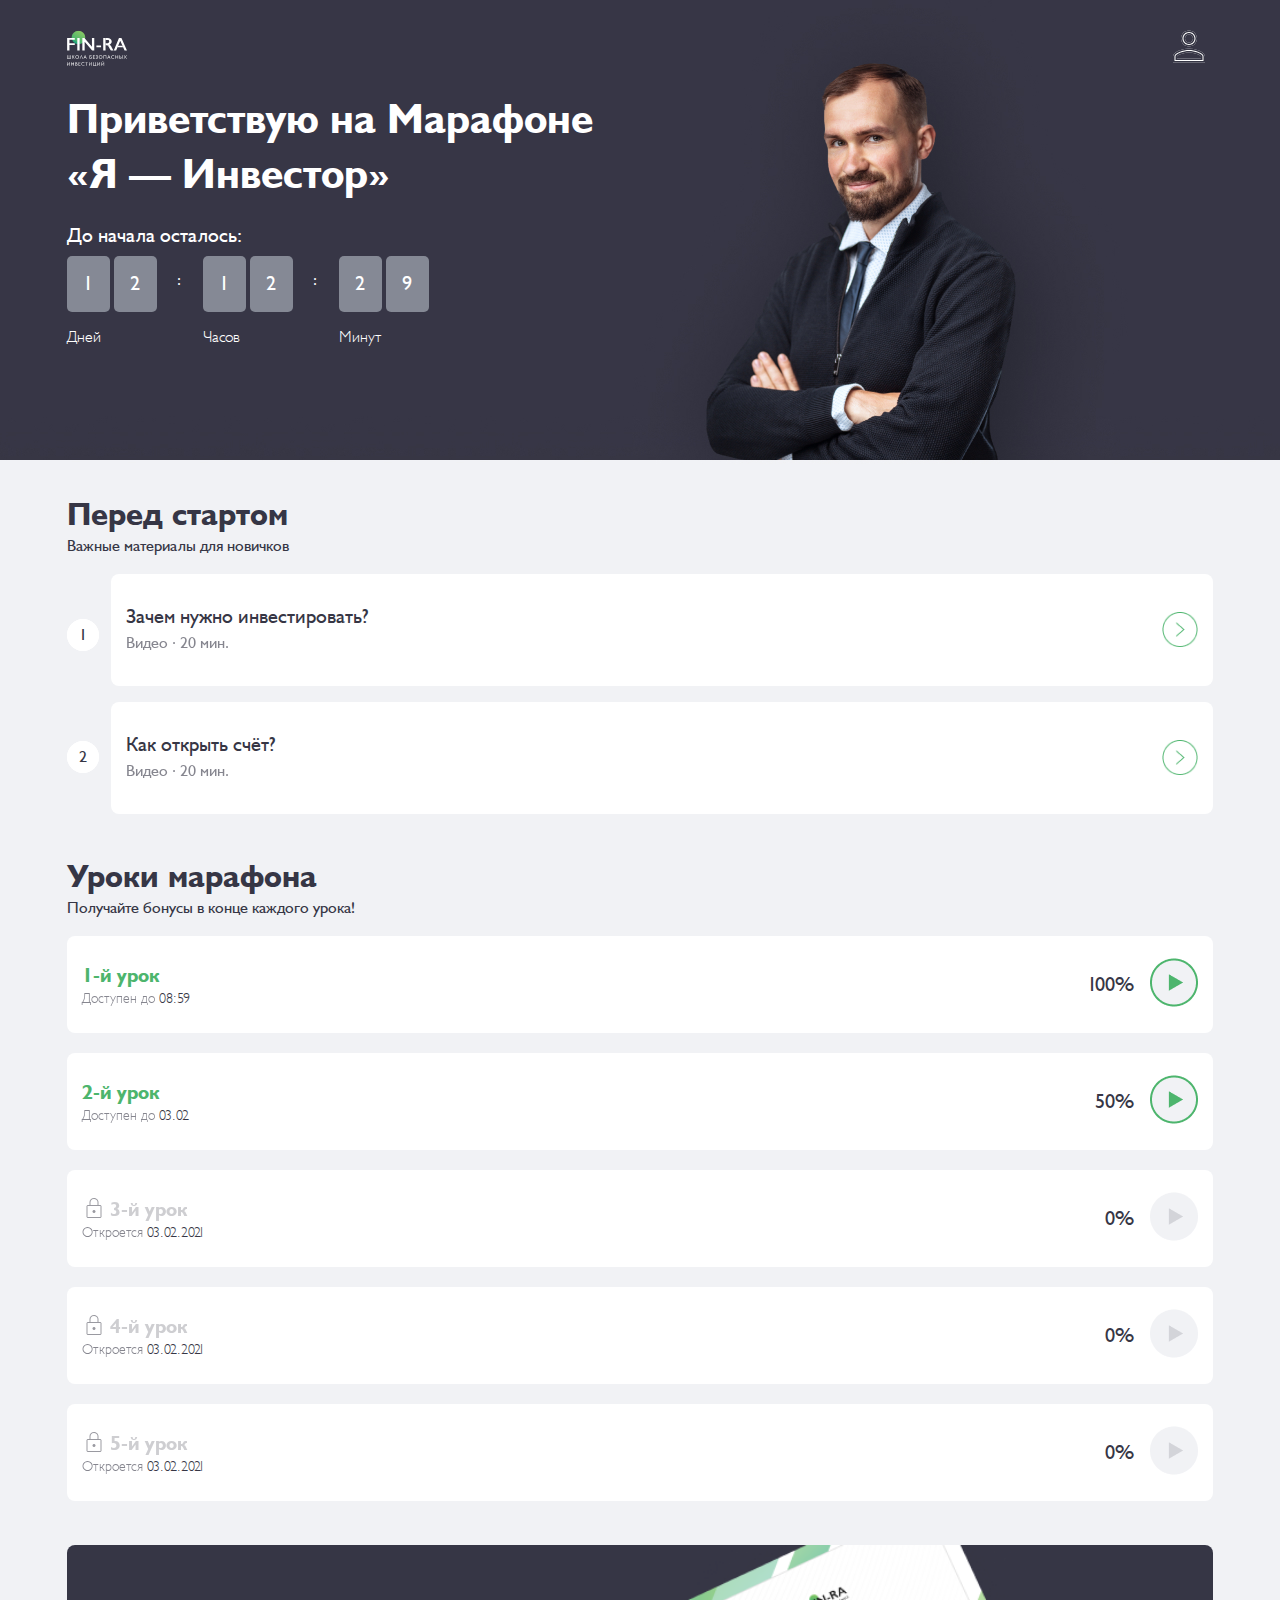
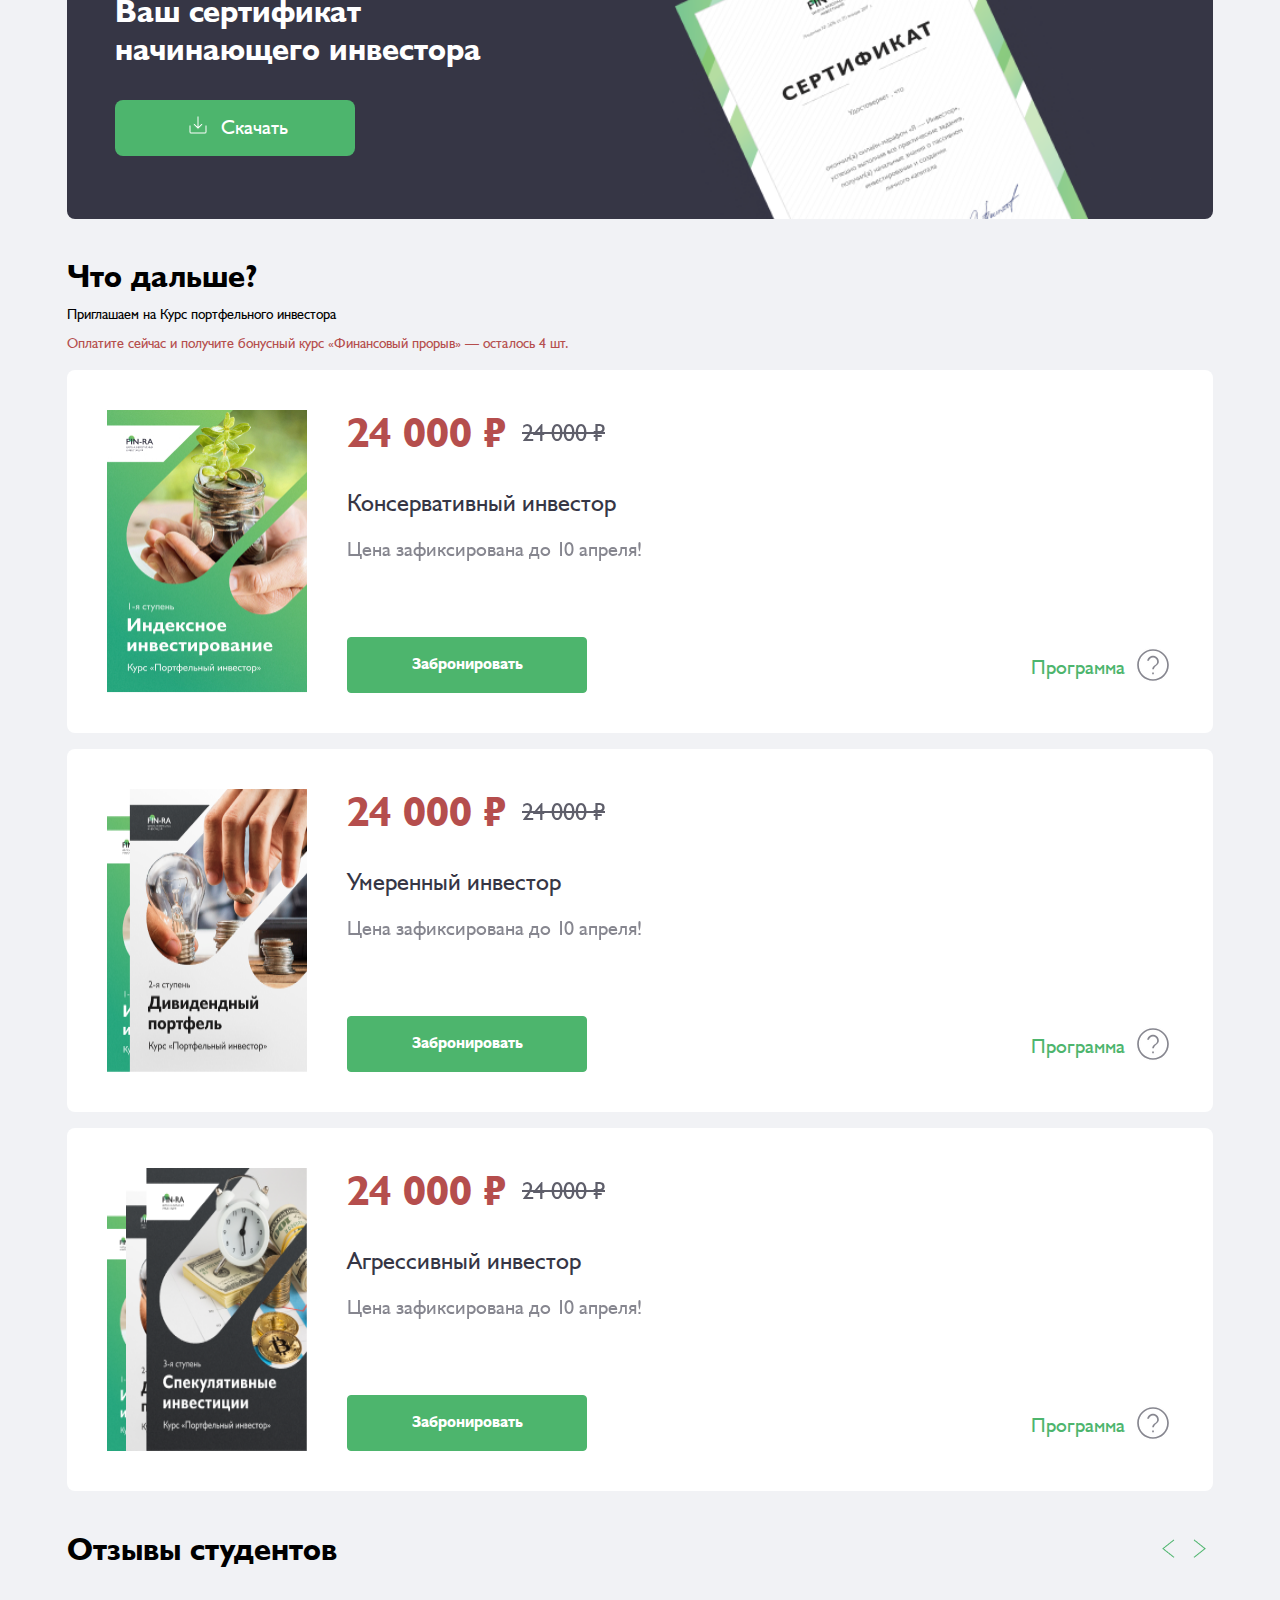
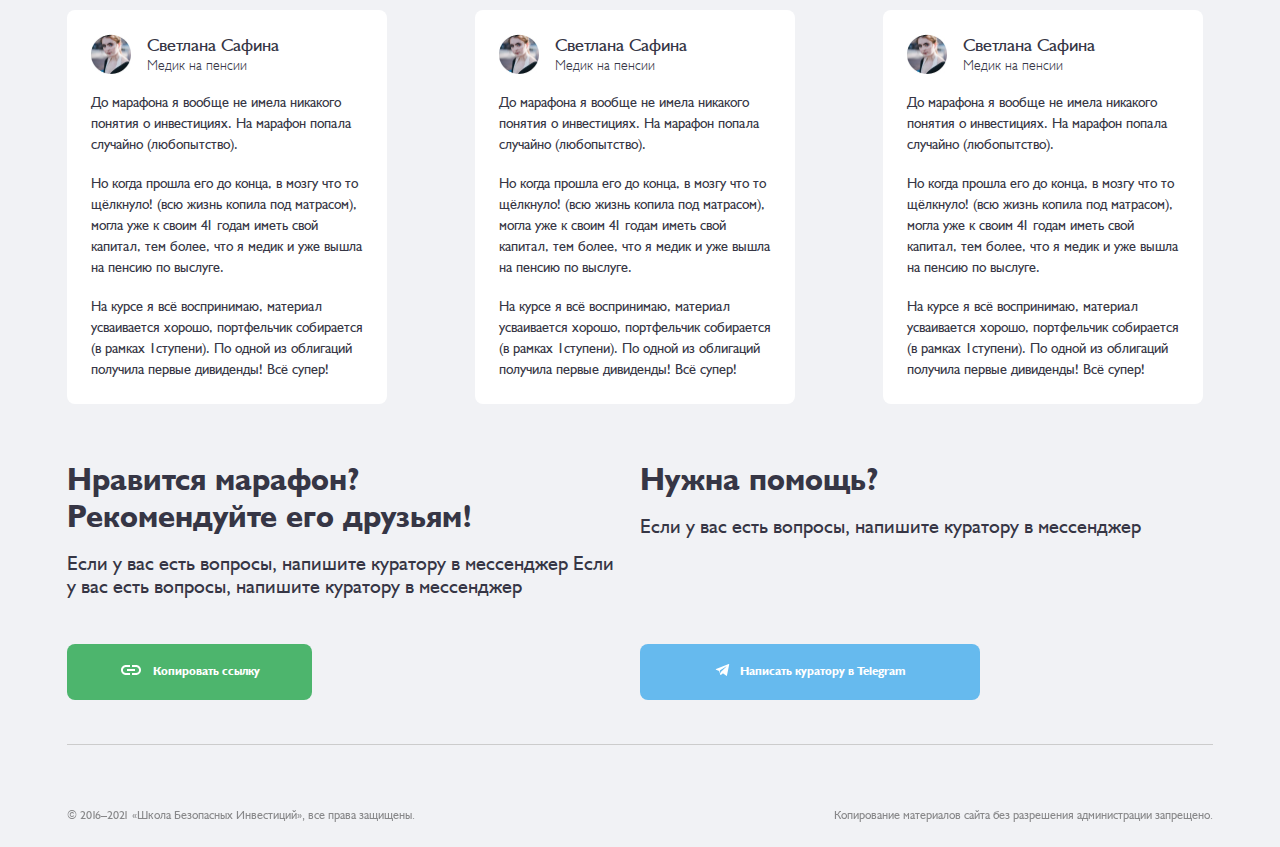
<file: index.html>
<!DOCTYPE html>
<html lang="en">
<head>
    <meta charset="UTF-8">
    <meta name="viewport" content="width=device-width, initial-scale=1.0">
    <title>Marathon</title>
    <link rel="stylesheet" href="/css/normalize.css">
    <link rel="stylesheet" href="/css/style.css">
</head>

<body>
  <header class="header">
  <div class="container">
    <div class="header-inner">
      <img src="/img/Logo.svg" alt="Logo" class="logo">
      <a href="/Profile.html"><img src="/img/personal-icon.svg" alt="personal-icon" class="personal-icon"></a>
    </div>
  </div>
    </header>

  <section class="hero">
    <div class="container">
      <div class="hero__main">
          <h1 class="hero__banner-heading">
            Приветствую <br class="hero__banner-br"> на Марафоне <br>&#171;Я &mdash; Инвестор&#187;
          </h1>
          <div class="hero-timer">
              <h3 class="hero-timer-heading">До начала осталось:</h3>
              <div class="hero-timer-container">

                <div class="hero-timer-days">
                  <div class="hero-timer-numeral-block">
                    <span class="hero-timer-numeral">1</span>
                    <span class="hero-timer-numeral">2</span>
                  </div>
                  <div class="hero-timer-day-subtitle">Дней</div>
                </div>
                <div class="hero-timer-day-separator">:</div>

                <div class="hero-timer-days">
                  <div class="hero-timer-numeral-block">
                    <span class="hero-timer-numeral">1</span>
                    <span class="hero-timer-numeral">2</span>
                  </div>
                  <div class="hero-timer-day-subtitle">Часов</div>
                </div>

                <div class="hero-timer-day-separator">:</div>

                <div class="hero-timer-days">
                  <div class="hero-timer-numeral-block">
                    <span class="hero-timer-numeral">2</span>
                    <span class="hero-timer-numeral">9</span>
                  </div>
                  <div class="hero-timer-day-subtitle">Минут</div>
                </div>
            </div>
           </div>
        </div>
    </div>
  </section>


<div class="container">
  <section class="section-before">
    <h2 class="section-before-heading">
      Перед стартом
    </h2>
    <p class="section-before-description">
      Важные материалы для новичков
    </p>
    <div class="section-before-materials">
      <div>
        <ul class="section-before-materials-left">
          <li class="section-before-materials-left-item">1</li>
          <li class="section-before-materials-left-item">2</li>
        </ul>
      </div>
      <div class="section-before-materials-right">
        <ul class="section-before-materials-right-list">
          <li class="section-before-materials-right-item">
            <div class="section-before-materials-right-heading">
              <p>Зачем нужно инвестировать?</p>
              <p class="section-before-materials-description">Видео · 20 мин.</p>
            </div>
            <div class="section-before-materials-right-btn"><a href="#" class="next round"><img src="/img/Frame 1188.png"></a></div>
          </li>
          <li class="section-before-materials-right-item">
            <div class="section-before-materials-right-heading">
              <p>Как открыть счёт?</p>
              <p class="section-before-materials-description">Видео · 20 мин.</p>
            </div>
            <div class="section-before-materials-right-btn"><a href="#" class="next round"><img src="/img/Frame 1188.png"></a></div>
          </li>
        </ul>
      </div>
    </div>
  </section>


  <section class="section-lessons">
    <h2 class="section-lessons-heading">
      Уроки марафона
    </h2>
    <p class="section-before-description">
      Получайте бонусы в конце каждого урока!
    </p>
    <div class="section-lessons-materials">
        <ul class="section-lessons-materials-list">
          <li class="section-lessons-materials-item">
            <div>
              <a href="/Lesson.html"><p class="section-lessons-materials-heading">1-й урок</p></a>
              <p class="section-lessons-materials-description"><span style="opacity:60%">Доступен до </span> 08:59</p>
            </div>
            <div  class="section-lessons-materials-download">
              <div>
                <p class="section-lessons-materials-process">100%</p>
              </div>
              <div class="section-lessons-materials-btn"><a href="#" class="next round"><img src="/img/Frame 781.png"></a></div>
              </div>
          </li>
          <li class="section-lessons-materials-item">
            <div>
              <p class="section-lessons-materials-heading">2-й урок</p>
              <p class="section-lessons-materials-description"><span style="opacity:60%">Доступен до </span> 03.02</p>
            </div>
            <div  class="section-lessons-materials-download">
              <div>
                <p class="section-lessons-materials-process">50%</p>
              </div>
              <div class="section-lessons-materials-btn"><a href="#" class="next round"><img src="/img/Frame 781.png"></a></div>
              </div>
          </li>
          <li class="section-lessons-materials-item">
            <div>
              <div class="section-lessons-unavailable">
                <span><img src="/img/lock_24px 3.png" alt="available-img"></span>
                <p class="section-lessons-materials-heading-unavailable">3-й урок</p>
              </div>
              <p class="section-lessons-materials-description"><span style="opacity:60%"> Откроется </span> 03.02.2021</p>
            </div>
            <div  class="section-lessons-materials-download">
              <div>
                <p class="section-lessons-materials-process">0%</p>
              </div>
              <div class="section-lessons-materials-btn"><a href="#" class="next round"><img src="/img/Frame 783.png"></a></div>
              </div>
          </li>
          <li class="section-lessons-materials-item">
            <div>
              <div class="section-lessons-unavailable">
                <span><img src="/img/lock_24px 3.png" alt="available-img"></span>
                <p class="section-lessons-materials-heading-unavailable">4-й урок</p>
              </div>
              <p class="section-lessons-materials-description"><span style="opacity:60%"> Откроется </span> 03.02.2021</p>
            </div>
            <div  class="section-lessons-materials-download">
              <div>
                <p class="section-lessons-materials-process">0%</p>
              </div>
              <div class="section-lessons-materials-btn"><a href="#" class="next round"><img src="/img/Frame 783.png"></a></div>
              </div>
          </li>
          <li class="section-lessons-materials-item">
            <div>
              <div class="section-lessons-unavailable">
                <span><img src="/img/lock_24px 3.png" alt="available-img"></span>
                <p class="section-lessons-materials-heading-unavailable">5-й урок</p>
              </div>
              <p class="section-lessons-materials-description"><span style="opacity:60%"> Откроется </span> 03.02.2021</p>
            </div>
            <div  class="section-lessons-materials-download">
              <div>
                <p class="section-lessons-materials-process">0%</p>
              </div>
              <div class="section-lessons-materials-btn"><a href="#" class="next round"><img src="/img/Frame 783.png"></a></div>
              </div>
          </li>
        </ul>
    </div>
  </section>
  <section class="section-sertificate">
    <h2 class="section-sertificate-heading">
      Ваш сертификат начинающего инвестора
    </h2>
    <button class="section-sertificate-btn">
      <span class="section-sertificate-btn-icon"><img src="/img/save_alt_24px.svg" alt="icon save"></span>
      <p class="section-sertificate-btn-description">Скачать</p>
    </button>
  </section>



  <section class="section-available">
    <h2 class="section-available-heading1">
      Что дальше?
    </h2>
    <p class="section-available-description1">
      Приглашаем на Курс портфельного инвестора
    </p>
    <p class="section-available-description2">
      Оплатите сейчас и получите бонусный курс «Финансовый прорыв» — осталось 4 шт.
    </p>
    <ul class="section-available-list">
        <li class="section-available-list1">
          <div class="section-available-item">
            <div class="section-available-item-left">
              <img src="/img/1-я ступень.jpg" alt="available" class="available-img">
                <div> 
                  <a href="#" class="section-available-left-programm">Программа</a> 
                </div>
            </div>
            <div class="section-available-item-right">
              <div class="section-available-price">
                <div class="section-available-price-main"> 
                  <h2 class="section-available-heading">24 000 ₽ </h2>
                  <p class="section-available-price-strike"><strike>24 000 ₽ </strike></p>
                </div>
                <span class="available-materials-icon"></span> 
              </div>
              <p class="section-available-course">
                Консервативный инвестор
              </p>
              <p class="section-available-description">
                Цена зафиксирована до 10 апреля! 
              </p>
              <button class="btn-aviable">Забронировать</button>
            </div>
          </div>
        </li>

        <li class="section-available-list1">
          <div class="section-available-item">
            <div class="section-available-item-left">
              <img src="/img/Group 371.png" alt="available" class="available-img">
                <div> 
                  <a href="#" class="section-available-left-programm">Программа</a> 
                </div>
            </div>
            <div class="section-available-item-right">
              <div class="section-available-price">
                <div class="section-available-price-main">
                  <h2 class="section-available-heading">24 000 ₽ </h2>
                  <p class="section-available-price-strike"><strike>24 000 ₽ </strike></p>
                </div>
                <span class="available-materials-icon"></span> 
              </div>
              <p class="section-available-course">
                Умеренный инвестор
              </p>
              <p class="section-available-description">
                Цена зафиксирована до 10 апреля! 
              </p>
              <button class="btn-aviable">Забронировать</button>
            </div>
          </div>
        </li>


        <li class="section-available-list1">
          <div class="section-available-item">
            <div class="section-available-item-left">
              <img src="/img/Group 374.png" alt="available" class="available-img">
                <div> 
                  <a href="#" class="section-available-left-programm">Программа</a> 
                </div>
            </div>
            <div class="section-available-item-right">
              <div class="section-available-price">
                <div class="section-available-price-main">
                  <h2 class="section-available-heading">24 000 ₽ </h2>
                  <p class="section-available-price-strike"><strike>24 000 ₽ </strike></p>
                </div>
                <span class="available-materials-icon"></span> 
              </div>
              <p class="section-available-course">
                Агрессивный инвестор
              </p>
              <p class="section-available-description">
                Цена зафиксирована до 10 апреля! 
              </p>
              <button class="btn-aviable">Забронировать</button>
            </div>
          </div>
        </li>
    </ul>
    </section>

    <section class="section-reviews">
      <div class="section-reviews-header">
        <h2>
          Отзывы студентов
        </h2>
        <div>
          <a href="#"><img src="/img/Frame 1147.png" alt="prev-img"></a>
          <a href="#"><img src="/img/Frame 1148.png" alt="next-img"></a>
        </div>
      </div>
      <div class="section-reviews-all">
      <div class="section-reviews-main">
        <div class="section-reviews-profile">
          <img class="section-reviews-photo" src="/img/Ellipse 39.jpg">
          <div class="section-reviews-fullname">
            <p class="section-reviews-name">Светлана Сафина</p>
            <p class="section-reviews-description">Медик на пенсии</p>
          </div>
        </div>
            <p class="section-reviews-text">До марафона я вообще не имела никакого понятия о инвестициях. На марафон попала случайно (любопытство). </p>
            <br>
            <p class="section-reviews-text">Но когда прошла его до конца, в мозгу что то щёлкнуло! (всю жизнь копила под матрасом), могла уже к своим 41 годам иметь свой капитал, тем более, что я медик и уже вышла на пенсию по выслуге.</p>
            <br>
            <p class="section-reviews-text"> На курсе я всё воспринимаю, материал усваивается хорошо, портфельчик собирается (в рамках 1ступени). По одной из облигаций получила первые дивиденды! Всё супер!</p> 
      </div>
      <div class="section-reviews-main section-reviews-main2">
        <div class="section-reviews-profile">
          <img class="section-reviews-photo" src="/img/Ellipse 39.jpg">
          <div class="section-reviews-fullname">
            <p class="section-reviews-name">Светлана Сафина</p>
            <p class="section-reviews-description">Медик на пенсии</p>
          </div>
        </div>
            <p class="section-reviews-text">До марафона я вообще не имела никакого понятия о инвестициях. На марафон попала случайно (любопытство). </p>
            <br>
            <p class="section-reviews-text">Но когда прошла его до конца, в мозгу что то щёлкнуло! (всю жизнь копила под матрасом), могла уже к своим 41 годам иметь свой капитал, тем более, что я медик и уже вышла на пенсию по выслуге.</p>
            <br>
            <p class="section-reviews-text"> На курсе я всё воспринимаю, материал усваивается хорошо, портфельчик собирается (в рамках 1ступени). По одной из облигаций получила первые дивиденды! Всё супер!</p> 
      </div>
      <div class="section-reviews-main section-reviews-main3">
        <div class="section-reviews-profile">
          <img class="section-reviews-photo" src="/img/Ellipse 39.jpg">
          <div class="section-reviews-fullname">
            <p class="section-reviews-name">Светлана Сафина</p>
            <p class="section-reviews-description">Медик на пенсии</p>
          </div>
        </div>
            <p class="section-reviews-text">До марафона я вообще не имела никакого понятия о инвестициях. На марафон попала случайно (любопытство). </p>
            <br>
            <p class="section-reviews-text">Но когда прошла его до конца, в мозгу что то щёлкнуло! (всю жизнь копила под матрасом), могла уже к своим 41 годам иметь свой капитал, тем более, что я медик и уже вышла на пенсию по выслуге.</p>
            <br>
            <p class="section-reviews-text"> На курсе я всё воспринимаю, материал усваивается хорошо, портфельчик собирается (в рамках 1ступени). По одной из облигаций получила первые дивиденды! Всё супер!</p> 
      </div>
    </div>
    </section>

    <section class="section-recommend">
      <div class="section-recommend-item">
          <h2 class="section-recommend-heading">
            Нравится марафон? 
            <br>Рекомендуйте его друзьям!
          </h2>
          <p class="section-recommend-description">
          Если у вас есть вопросы, напишите куратору в мессенджер Если у вас есть вопросы, напишите куратору в мессенджер 
          </p>
          <button class="section-recommend-btn">
            <span> <img class="section-recommend-icon" src="/img/insert_link_24px_outlined.svg"> </span>
            <span>Копировать ссылку</span>
          </button>
      </div>
      <div class="section-recommend-item">
        <h2 class="section-recommend-heading">
          Нужна помощь? 
        </h2>
        <p class="section-recommend-description">
          Если у вас есть вопросы, напишите куратору в мессенджер  
        </p>
        <button class="section-recommend-btn section-recommend-btn-blue">
          <span> <img class="section-recommend-icon" src="/img/XMLID 496.svg"> </span>
          <span>Написать куратору в Telegram</span>
        </button>
    </div>
    </section>


    <footer class="footer">
      <div class="footer-item">
        © 2016–2021 «Школа Безопасных Инвестиций», все права защищены. 
      </div>
      <div class="footer-item">
        Копирование материалов сайта без разрешения администрации запрещено. 
      </div>
    </footer>
</div>
</body>
</html>
</file>
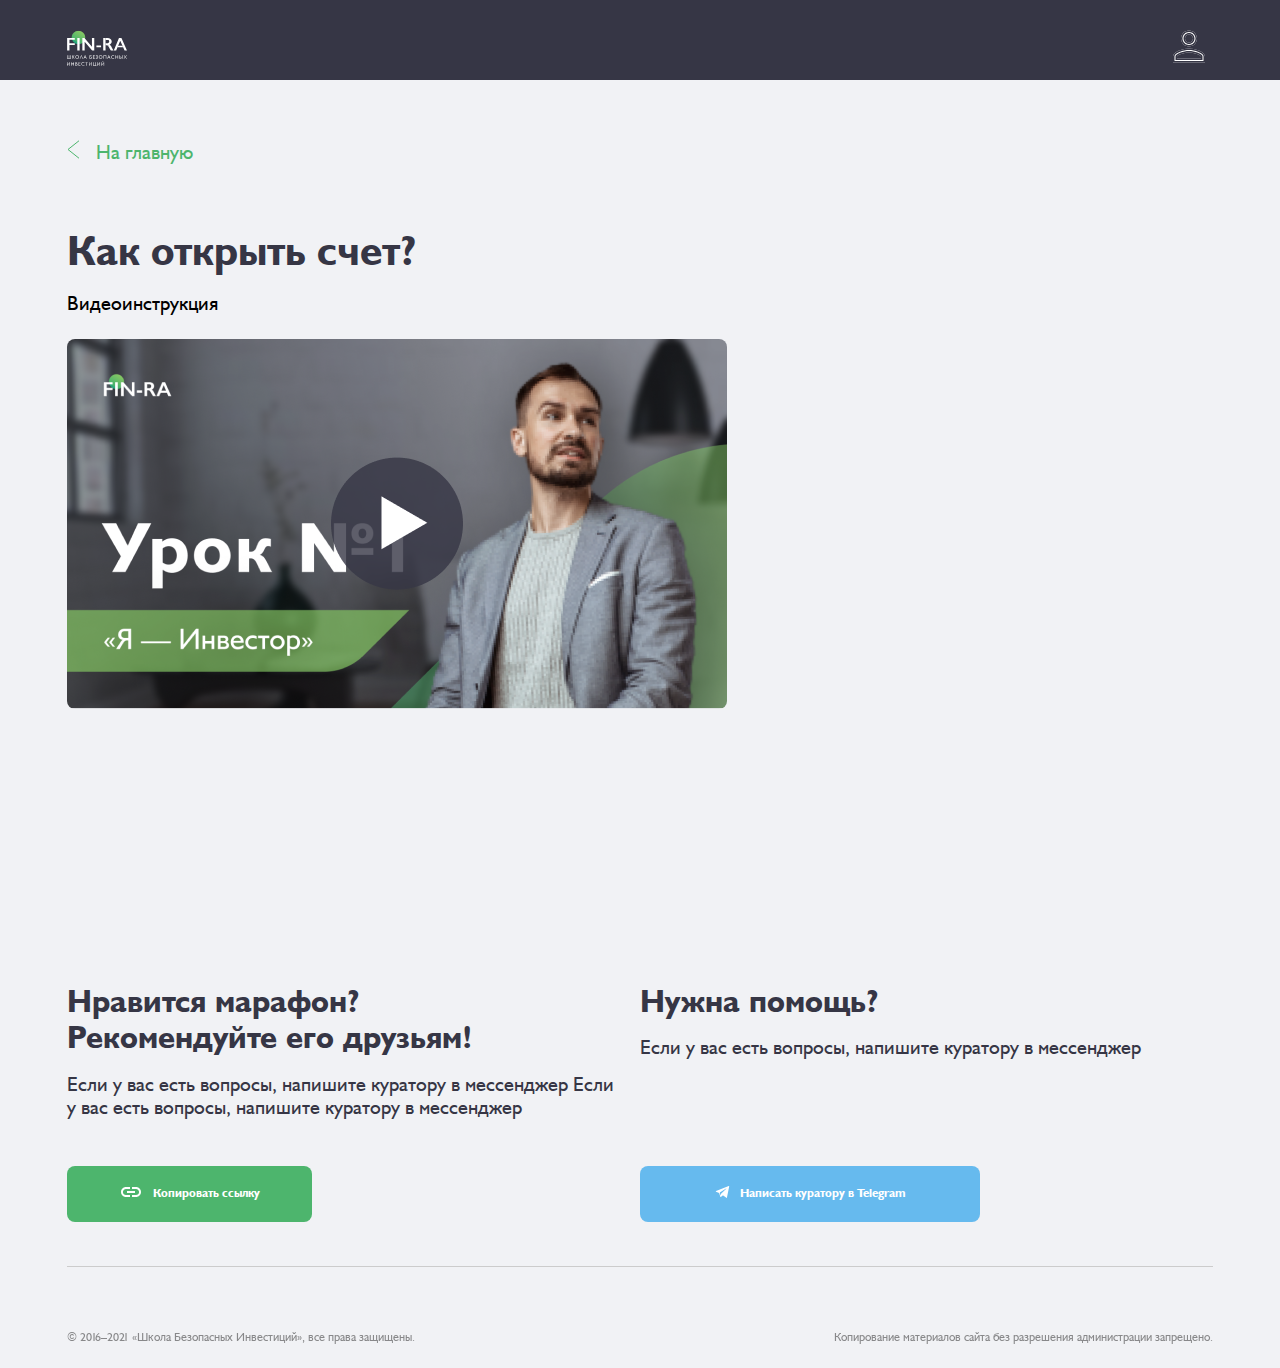
<file: FirstTasks.html>
<!DOCTYPE html>
<html lang="en">
<head>
    <meta charset="UTF-8">
    <meta name="viewport" content="width=device-width, initial-scale=1.0">
    <title>Marathon</title>
    <link rel="stylesheet" href="/css/normalize.css">
    <link rel="stylesheet" href="/css/style.css">
</head>

<body>
  <header class="header" style="background-color: #363645;">
    <div class="container">
      <div class="header-inner">
        <img src="/img/Logo.svg" alt="Logo" class="logo">
        <a href="/Profile.html"><img src="/img/personal-icon.svg" alt="personal-icon" class="personal-icon"></a>
      </div>
    </div>
    </header>

  <div class="container">
    <div class="prev-page">
      <a href="/index.html" class="prev-page-link"> <span class="prev-page-icon"><img src="/img/Vector 84.svg" alt=""></span>
      <p>На главную</p></a>
    </div>

  <section class="section-lesson">
    <h2 class="section-lesson-heading">
    Как открыть счет?
    </h2>
    <p class="section-lesson-description">
    Видеоинструкция
    </p>
    <div class="section-lesson-video">
      <img class="section-lesson-video-img" src="/img/Frame 746.png" alt="lesson video">
    </div>
  </section>

  <section class="section-recommend">
    <div class="section-recommend-item">
        <h2 class="section-recommend-heading">
          Нравится марафон? 
          <br>Рекомендуйте его друзьям!
        </h2>
        <p class="section-recommend-description">
        Если у вас есть вопросы, напишите куратору в мессенджер Если у вас есть вопросы, напишите куратору в мессенджер 
        </p>
        <button class="section-recommend-btn">
          <span> <img class="section-recommend-icon" src="/img/insert_link_24px_outlined.svg"> </span>
          <span>Копировать ссылку</span>
        </button>
    </div>
    <div class="section-recommend-item">
      <h2 class="section-recommend-heading">
        Нужна помощь? 
      </h2>
      <p class="section-recommend-description">
        Если у вас есть вопросы, напишите куратору в мессенджер  
      </p>
      <button class="section-recommend-btn section-recommend-btn-blue">
        <span> <img class="section-recommend-icon" src="/img/XMLID 496.svg"> </span>
        <span>Написать куратору в Telegram</span>
      </button>
  </div>
  </section>


  <footer class="footer">
      <div class="footer-item">
      © 2016–2021 «Школа Безопасных Инвестиций», все права защищены. 
      </div>
      <div class="footer-item">
      Копирование материалов сайта без разрешения администрации запрещено. 
      </div>
  </footer>

</div>
</body>
</html>
</file>
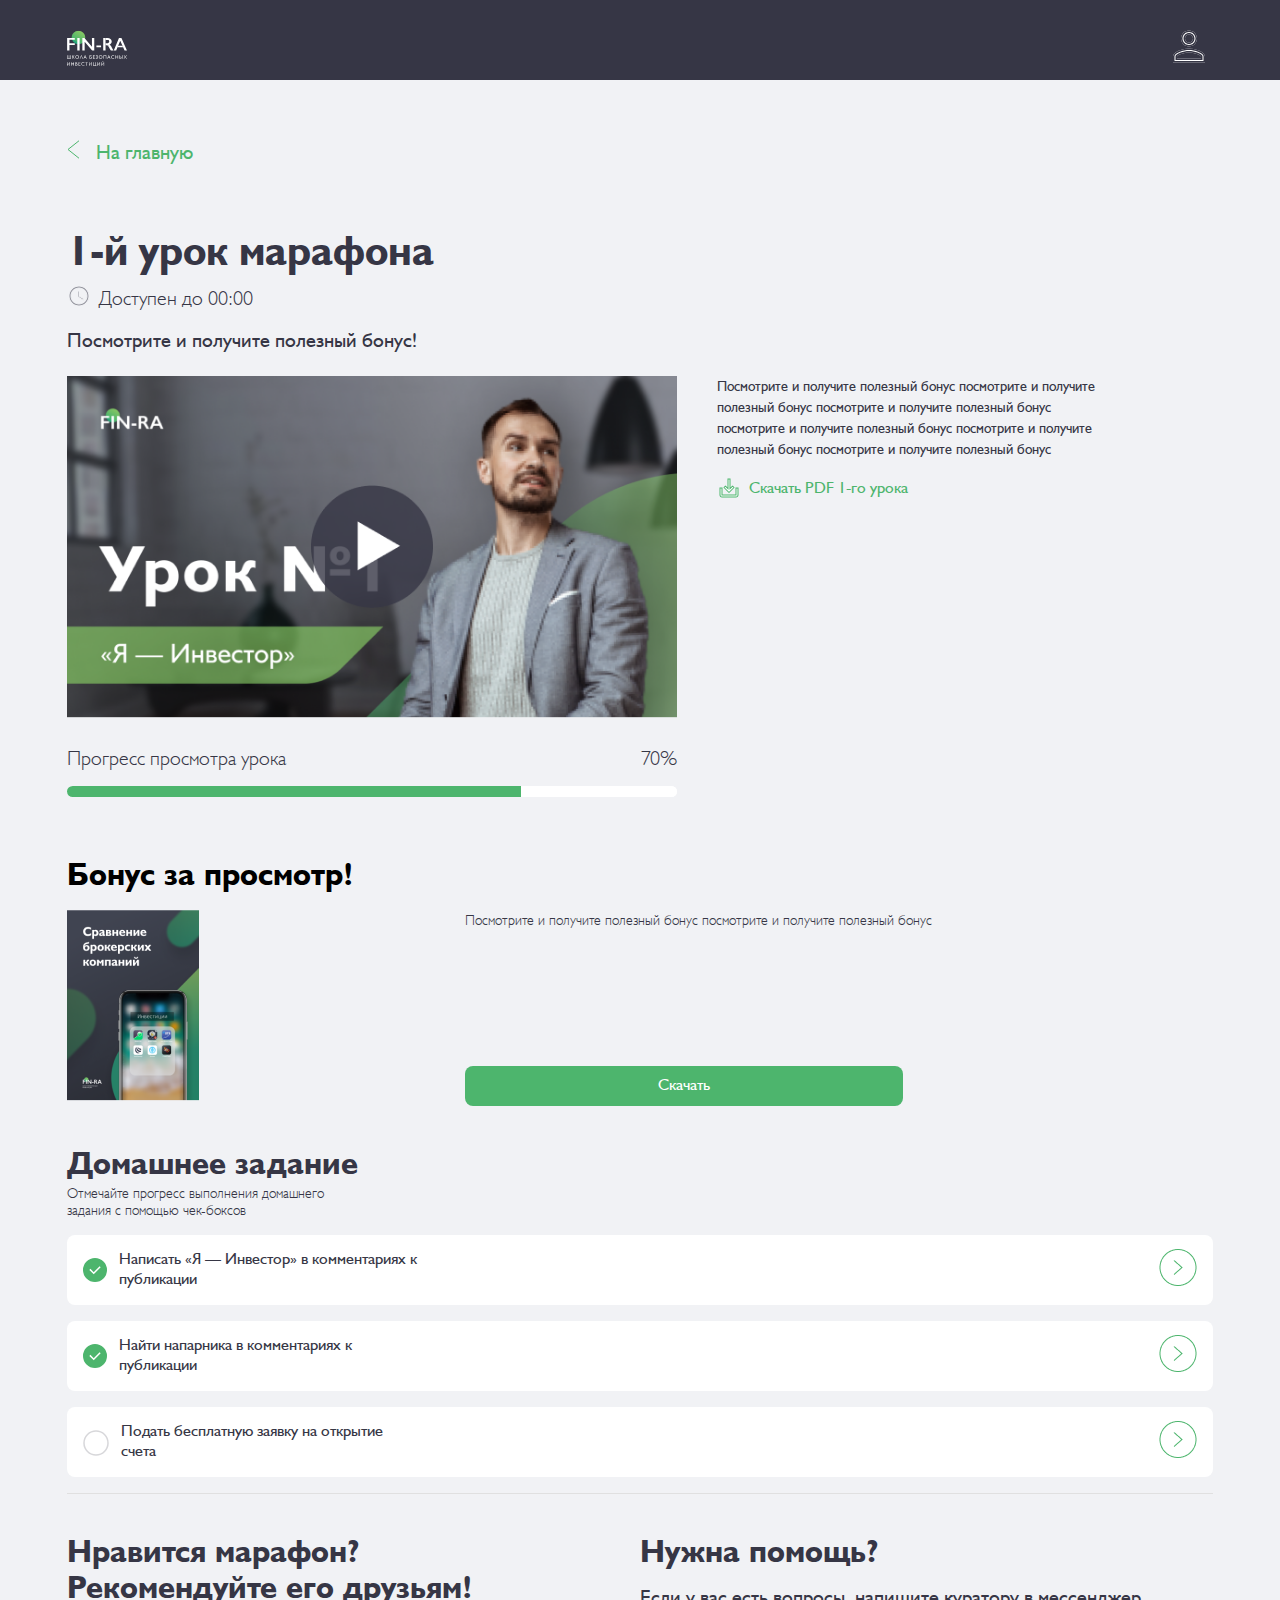
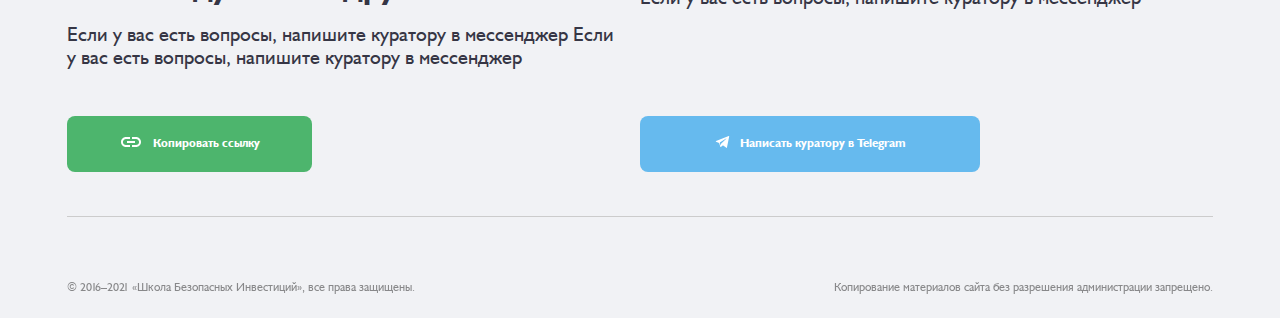
<file: Lesson.html>
<!DOCTYPE html>
<html lang="en">
<head>
    <meta charset="UTF-8">
    <meta name="viewport" content="width=device-width, initial-scale=1.0">
    <title>Marathon</title>
    <link rel="stylesheet" href="/css/normalize.css">
    <link rel="stylesheet" href="/css/style.css">
</head>

<body>
  <header class="header" style="background-color: #363645;">
  <div class="container">
    <div class="header-inner">
      <img src="/img/Logo.svg" alt="Logo" class="logo">
      <a href="/Profile.html"><img src="/img/personal-icon.svg" alt="personal-icon" class="personal-icon"></a>
    </div>
  </div>
    </header>

<div class="container">
  <div class="prev-page">
  <a href="/index.html" class="prev-page-link"> <span class="prev-page-icon"><img src="/img/Vector 84.svg" alt=""></span><p>На главную</p></a>
  </div>

  <section class="section-firstlesson">
    <h2 class="section-firstlesson-heading">
      1-й урок марафона
    </h2>
    <div class="section-firstlesson-heading-description">
        <span class="section-firstlesson-description-icon">
          <img src="/img/access_time_24px.svg" alt="">
        </span>
        <p>Доступен до 00:00</p>
    </div>
      <p class="section-firstlesson-description">
        Посмотрите и получите полезный бонус!
      </p>
    <div class="section-firstlesson-video">
      <div class="section-firstlesson-video-left">
        <img src="/img/Frame 746.png" alt="lesson video">
        <div class="section-firstlesson-video-progress-line1">
          <p class="section-firstlesson-video-progress-subtitle">Прогресс просмотра урока</p>
          <p class="section-firstlesson-video-progress-proc">70%</p>
        </div>
        <div><img class="section-firstlesson-video-progress-line-img" src="/img/Line 1.svg" alt="lesson video"></div>
      </div>
        <div class="section-firstlesson-video-progress-descr">
          <p class="section-firstlesson-video-text">Посмотрите и получите полезный бонус посмотрите и получите полезный бонус посмотрите и получите полезный бонус посмотрите и получите полезный бонус посмотрите и получите полезный бонус посмотрите и получите полезный бонус </p>
          <div class="section-firstlesson-video-download">
            <a class="section-firstlesson-video-download" href="#" download>
              <img class="section-firstlesson-video-download-icon" src="/img/save_alt_24px.svg" alt="">
              Скачать PDF 1-го урока
            </a>
        </div>
    </div>
    </div>
  </section>

  <section class="section-bonus">
    <h2 class="section-bonus-heading">Бонус за просмотр!</h2>
    <div class="section-bonus-container">
      <div class="section-bonus-left">
        <img class="section-bonus-left-img" src="/img/Frame 732.png" alt="">
      </div>
      <div class="section-bonus-right">
        <p class="section-bonus-right-text">
          Посмотрите и получите полезный бонус посмотрите и получите полезный бонус
        </p>
        <button class="section-bonus-btn">Скачать</button>
      </div>
   </div>
  </section>


  <section class="section-homework">
    <h2 class="section-homework-heading">
      Домашнее задание
    </h2>
    <p class="section-homework-description">
      Отмечайте прогресс выполнения домашнего 
      <br>задания с помощью чек-боксов
    </p>
    <div class="section-homework-materials">
        <ul class="section-homework-materials-list">
          <li class="section-homework-materials-item">
            <div class="section-homework-materials-left">
              <a href="#" class="section-homework-materials-done"><img src="/img/Frame 781.svg"></a>
              <p class="section-homework-materials-heading">Написать «Я — Инвестор» в комментариях к публикации</p>
            </div>
              <div class="section-homework-materials-btn">
                <a href="/FirstTasks.html"><img src="/img/Frame 1188.png"></a>
              </div>
          </li>

          <li class="section-homework-materials-item">
            <div class="section-homework-materials-left">
              <a href="#" class="section-homework-materials-done"><img src="/img/Frame 781.svg"></a>
              <p class="section-homework-materials-heading">Найти напарника в комментариях к публикации</p>
            </div>
              <div class="section-lessons-materials-btn">
                <a href="#"><img src="/img/Frame 1188.png"></a>
              </div>
          </li>

          <li class="section-homework-materials-item">
            <div class="section-homework-materials-left">
              <a href="#" class="section-homework-materials-done"><img src="/img/Frame circle.svg"></a>
              <p class="section-homework-materials-heading">Подать бесплатную заявку на открытие счета</p>
            </div>
              <div class="section-lessons-materials-btn">
                <a href="#"><img src="/img/Frame 1188.png"></a>
              </div>
          </li>

        </ul>
    </div>
  </section>

  <section class="section-recommend">
    <div class="section-recommend-item">
        <h2 class="section-recommend-heading">
          Нравится марафон? 
          <br>Рекомендуйте его друзьям!
        </h2>
        <p class="section-recommend-description">
        Если у вас есть вопросы, напишите куратору в мессенджер Если у вас есть вопросы, напишите куратору в мессенджер 
        </p>
        <button class="section-recommend-btn">
          <span> <img class="section-recommend-icon" src="/img/insert_link_24px_outlined.svg"> </span>
          <span>Копировать ссылку</span>
        </button>
    </div>
    <div class="section-recommend-item">
      <h2 class="section-recommend-heading">
        Нужна помощь? 
      </h2>
      <p class="section-recommend-description">
        Если у вас есть вопросы, напишите куратору в мессенджер  
      </p>
      <button class="section-recommend-btn section-recommend-btn-blue">
        <span> <img class="section-recommend-icon" src="/img/XMLID 496.svg"> </span>
        <span>Написать куратору в Telegram</span>
      </button>
  </div>
  </section>


    <footer class="footer">
      <div class="footer-item">
        © 2016–2021 «Школа Безопасных Инвестиций», все права защищены. 
      </div>
      <div class="footer-item">
        Копирование материалов сайта без разрешения администрации запрещено. 
      </div>
    </footer>
</div>
</body>
</html>
</file>
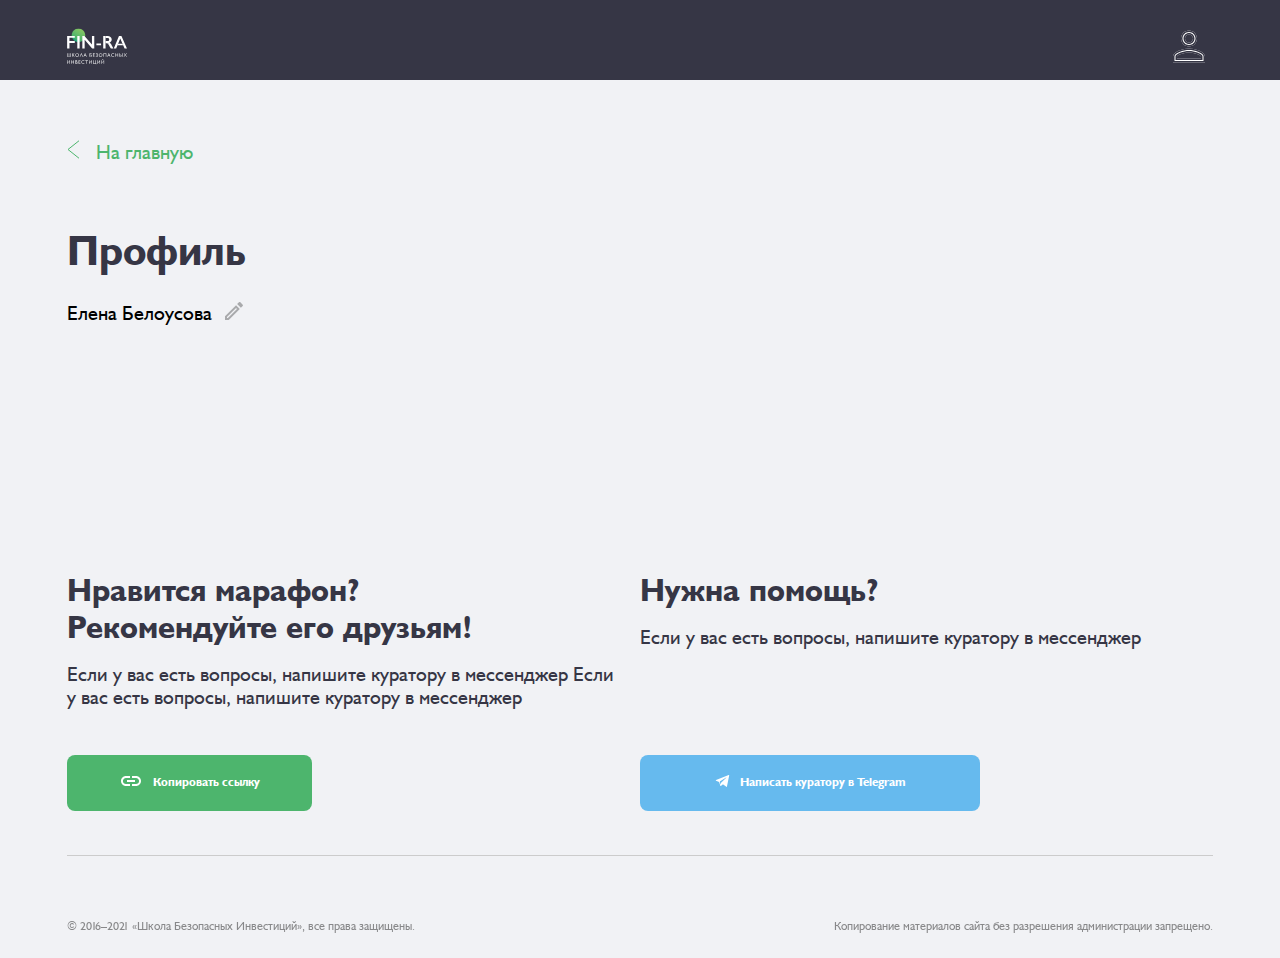
<file: Profile.html>
<!DOCTYPE html>
<html lang="en">
<head>
    <meta charset="UTF-8">
    <meta name="viewport" content="width=device-width, initial-scale=1.0">
    <title>Marathon</title>
    <link rel="stylesheet" href="/css/normalize.css">
    <link rel="stylesheet" href="/css/style.css">
</head>

<body>
  <header class="header" style="background-color: #363645;">
    <div class="container">
      <div class="header-inner">
        <img src="/img/Logo.svg" alt="Logo" class="logo">
        <img src="/img/personal-icon.svg" alt="personal-icon" class="personal-icon">
      </div>
    </div>
    </header>

  <div class="container">
    <div class="prev-page">
      <a href="/index.html" class="prev-page-link"> <span class="prev-page-icon"><img src="/img/Vector 84.svg" alt=""></span>
      <p>На главную</p></a>
    </div>

  <section class="section-profile">
    <h2 class="section-profile-heading">
    Профиль
    </h2>
    <div class="section-profile-main">
      <p class="section-lesson-profile-fullname">Елена Белоусова</p>
      <a href="#"><img src="/img/create_24px_outlined.svg" alt="icon edit"></a>
    </div>
  </section>


  <section class="section-recommend">
    <div class="section-recommend-item">
        <h2 class="section-recommend-heading">
          Нравится марафон? 
          <br>Рекомендуйте его друзьям!
        </h2>
        <p class="section-recommend-description">
        Если у вас есть вопросы, напишите куратору в мессенджер Если у вас есть вопросы, напишите куратору в мессенджер 
        </p>
        <button class="section-recommend-btn">
          <span> <img class="section-recommend-icon" src="/img/insert_link_24px_outlined.svg"> </span>
          <span>Копировать ссылку</span>
        </button>
    </div>
    <div class="section-recommend-item">
      <h2 class="section-recommend-heading">
        Нужна помощь? 
      </h2>
      <p class="section-recommend-description">
        Если у вас есть вопросы, напишите куратору в мессенджер  
      </p>
      <button class="section-recommend-btn section-recommend-btn-blue">
        <span> <img class="section-recommend-icon" src="/img/XMLID 496.svg"> </span>
        <span>Написать куратору в Telegram</span>
      </button>
  </div>
  </section>

  <footer class="footer">
      <div class="footer-item">
      © 2016–2021 «Школа Безопасных Инвестиций», все права защищены. 
      </div>
      <div class="footer-item">
      Копирование материалов сайта без разрешения администрации запрещено. 
      </div>
  </footer>

</div>
</body>
</html>
</file>
<file: css/style.css>
/* Humanist-300 - latin_cyrillic */
@font-face {
    font-family: 'Humanist';
    font-style: normal;
    font-weight: 300;
    src: local('Humanist Light'),
         url('../fonts/Humanist\ 521_Light.woff2') format('woff2'), /* Super Modern Browsers */
         url('../fonts/Humanist\ 521_Light.woff') format('woff'); /* Modern Browsers */
}

  /* Humanist-regular - latin_cyrillic */
@font-face {
    font-family: 'Humanist';
    font-style: normal;
    font-weight: 500;
    src: local('Humanist Regular'),
         url('../fonts/Humanist\ 521_Regular.woff2') format('woff2'), /* Super Modern Browsers */
         url('../fonts/Humanist\ 521_Regular.woff') format('woff'); /* Modern Browsers */
}

  /* Humanist-800 - latin_cyrillic */
@font-face {
    font-family: 'Humanist';
    font-style: normal;
    font-weight: 800;
    src: local('Humanist Bold'),
         url('../fonts/Humanist 521_Bold.woff2') format('woff2'), /* Super Modern Browsers */
         url('../fonts/Humanist 521_Bold.woff') format('woff'); /* Modern Browsers */
}

* {
    box-sizing: border-box;
}

a {
    text-decoration: none !important;
}

p {
    padding: 0;
    margin: 0;
}

ul {
    margin: 0;
    padding: 0;
    list-style: none;
}

img {
    max-width: 100%;
}

html {
    font-family: 'Humanist';
    background-color: #F1F2F5;
}

h1 {
    font-size: 24px !important;
    font-weight: bold;
    color: #fff;
}

h2 {
    margin: 0;
    font-size: 20px !important;
}

.container {
    max-width: 1200px;
    margin: 0 auto;
    padding: 0 27px;
}

.container-border {
    margin-top: -27px;
    border-radius: 25px;
    z-index: 1000;
    background-color: #F1F2F5;
}

button:active, button:focus {
    outline: none;
}
button::-moz-focus-inner {
    border: 0;
}


/* header */

.header {
    width: 100%;
    height: 80px;
    position: absolute;
    top: 0;
    left: 0;
    z-index: 1000;
}

.header-inner {
    display: flex;
    justify-content: space-between;
    padding: 22px 0px;
}


/* hero */

.hero {
    height: 358px;
    background: #565566 url(/img/Mobile.jpg) center no-repeat;
    background-size: cover;
    padding-top: 80px;
}

.hero__main {
    display: flex;
    flex-direction: column;
    justify-content: start;
}


.hero__banner-heading {
    line-height: 1.3em;
    margin-top: 13px;
    margin-bottom: 22px;
    max-width: 206px;
}

.hero-timer-heading {
    font-size: 16px;
    margin-top: 0px;
    margin-bottom: 8px;
    color: #fff;
    font-weight: 500;
    line-height: 1.2em;
}

.hero-timer-container {
    display: flex;
}

.hero-timer-numeral-block {
    display: flex;
    margin-bottom: 4px;
}

.hero-timer-numeral {
    min-width: 25px;
    height: 35px;
    color: #fff;
    background-color: #858995;
    font-size: 16px;
    padding: 8px;
    margin-right: 4px;
    border-radius: 5px;
}

.hero-timer-day-subtitle {
    color: #fff;
    font-size: 14px;
    line-height: 1.2em;
    font-weight: 300;
}

.hero-timer-day-separator {
    width: 10px;
    height: 20px;
    color: #fff;
    padding: 5px 0px;
}


/* section-before */

.section-before {
    height: 244px;
    margin-bottom: 40px;
    color: #363645;
}

.section-before-heading {
    padding-top: 27px;
    font-size: 20px;
}

.section-before-description {
    padding-bottom: 16px;
    font-size: 14px;
    font-weight: 400;

    line-height: 1.5em;
}

.section-before-materials {
    display: flex;
    min-width: 100%;
}

.section-before-materials-left {
    width: 32px;
    margin-right: 12px;
    height: 100%;
    display: flex;
    flex-direction: column;
    text-align: center;
    justify-content: space-between;
}

.section-before-materials-left-item {
    width: 32px;
    height: 32px;
    padding-top: 7px;
    font-size: 16px;
    position: relative;
    margin: 18.5px 0px;
    align-items: center;
    text-align: center;
    justify-content: center;
    background-color: #fff;
    border-radius: 20px;
}


.section-before-materials-left-item:before {
    content: "";
    border-radius: 50%;
    width: 100%;
    height: 100%;
    top: 0%;
    left: 0%;
    background-color: white;
    display: block;
    position: absolute; 
    z-index: -10;
}

.section-before-materials-right {
    width: 100%;
}

.section-before-materials-right-list {
    display: flex;
    flex-direction: column;
    justify-content: space-between;
    width: 100%;
    height: 154px;

}

.section-before-materials-right-item {
    width: 100%;
    height: 69px;
    margin-bottom: 16px;
    display: flex;
    justify-content: space-between;
    padding: 15px;
    font-size: 16px;
    border-radius: 8px;
    background-color: #fff;
}

.section-before-materials-right-heading {
    width: 80%;
    line-height: 1.2rem;
}

.section-before-materials-description {
    font-size: 14px;
    font-weight: 400;
    color: #363645;
    opacity: 60%;
}

.section-before-materials-right-btn {
    width: 36px;
    height: 36px;
    background-color: #fff;
}


/*lesson &*/

.section-lessons {
    color: #363645;
}

.section-lessons-heading {
    font-size: 20px;
}

.section-lessons-materials {
    width: 100%;
    display: flex;
    flex-direction: column;
    justify-content: space-between;
}

.section-lessons-materials-list {
    display: flex;
    flex-direction: column;
    justify-content: space-between;
    align-items: center;
    margin-bottom: 24px;
}

.section-lessons-materials-item {
    width: 100%;
    height: 89px;
    margin-bottom: 24px;
    display: flex;
    justify-content: space-between;
    align-items: center;
    padding: 15px;
    font-size: 16px;
    border-radius: 8px;
    background-color: #fff;
}

.section-lessons-materials-heading {
    font-size: 18px;
    font-weight: bold;
    color: #4DB56D;
    line-height: 1.5em;
}

.section-lessons-materials-description {
    font-size: 14px;
    font-weight: lighter;
    color: #363645;
}

.section-lessons-materials-download {
    display: flex;
    align-items: center;
}

.section-lessons-materials-process {
    font-size: 14px;
}

.section-lessons-materials-btn {
    margin-left: 16px;
}

.section-lessons-unavailable {
    display: flex;
    align-items: center;
}

.section-lessons-materials-heading-unavailable {
    font-size: 18px;
    font-weight: bold;
    opacity: 24%;
    line-height: 1.5em;
    padding-left: 4px;
}

/*section-sertificate*/

.section-sertificate {
    width: 100%;
    height: 194px;
    padding: 24px;
    margin-bottom: 40px;
    background-color: #363645;
    border-radius: 8px;
    background-image: url(/img/Frame\ 1184.png);
    background-size: cover;
}

.section-sertificate-heading {
    max-width: 185px;
    font-size: 20px;
    font-weight: bold;
    line-height: 1.2em;
    color: #fff;
    margin-bottom: 30px;

}

.section-sertificate-btn {
    display: flex;
    align-items: center;
    text-align: center;
    justify-content: center;
    width: 143px;
    height: 44px;
    background-color: #4DB56D;
    color: #fff;
    border: none;
    border-radius: 8px;
    cursor: pointer;
}

.section-sertificate-btn-description {
    margin-left: 8px;
    font-size: 14px;
    font-weight: bold;
}
/* available */

.section-available-heading1 {
font-size: 20px;
margin-bottom: 8px;
}

.section-available-description1 {
    font-size: 14px;
    line-height: 1.5em;
    margin-bottom: 8px;
}
.section-available-description2 {
    font-size: 14px;
    line-height: 1.5em;
    margin-bottom: 16px;
    color: #B54E4D;
}
.available-materials {
    margin-bottom: 16px;
}

.section-available-list {
    margin-bottom: 24px;
}

.section-available-list1,
.section-available-list2,
.section-available-list3,
.section-available-list4,
.section-available-list5,
.section-available-list6,
.section-available-list   {
    display: flex;
    flex-wrap: wrap;
    justify-content: space-between;
    width: 100%;
}

.section-available-item {
    position: relative;
    display: flex;
    width: 100%;
    height: 213px;
    padding: 20px;
    border-radius: 8px;
    background-color: white;
    margin-bottom: 16px;
}

.section-available-item-left {
    width: 102px;
} 


.available-img {
    width: 72px;
    height: 101px;
    margin-bottom: 24px;
}

.section-available-left-programm {
    color: #4DB56D;
    font-size: 14px;
    position: absolute;
    bottom: 30px;
}

.section-available-item-right {
    padding-left: 10px;
    width: 100%;
}

.section-available-price {
    display: flex;
    justify-content: space-between;
    margin-bottom: 8px;
}

.section-available-heading {
    font-size: 24px;
    color: #B54E4D;
}

.section-available-price-strike {
    font-size: 10px;
    opacity: 80%;
}

.section-available-course {
    font-size: 16px;
    line-height: 1.2em;
    margin-bottom: 8px;
    color: #363645;
    max-width: 80%;
}

.section-available-description {
    font-size: 12px;
    line-height: 1.5em;
    color: #363645;
    opacity: 60%;
    margin-bottom: 24px;
}

.btn-aviable {
    background: #4DB56D;
    color: white;
    border-radius: 4px;
    border: solid 1px #4DB56D;
    width: 180px;
    height: 40px;
    cursor: pointer;
    font-size: 12px;
    font-weight: bold;
    position: absolute;
    bottom: 20px;
}

.btn-aviable:hover {
    color: #fff;
    background: #38A058;
    transition: all .3s linear;
    -webkit-transition: all .3s linear;
    -moz-transition: all .3s linear; 
}

.available-materials-icon {
    width: 24px;
    height: 24px;
    background-image: url(/img/help_outline_24px.svg);
    background-repeat: no-repeat;
}

/*section-reviews*/

.section-reviews {
    margin-bottom: 48px;
}
.section-reviews-header{
    display: flex;
    justify-content: space-between;
    align-items: center;
    margin-bottom: 40px;
}

.section-reviews-all {
    display: flex;
    justify-content: space-between;
}

.section-reviews-main {
    display: flex;
    flex-direction: column;
    width: 320px;
    padding: 24px;
    background-color: #fff;
    margin-bottom: 10px;
    margin-right: 10px;
    border-radius: 8px;
}

.section-reviews-main2,
.section-reviews-main3 {
    display: none;
}


.section-reviews-profile {
    display: flex;
    margin-bottom: 16px;
}

.section-reviews-photo {
    width: 40px;
    height: 40px;
    margin-right: 16px;
}

.section-reviews-name {
    font-size: 18px;
    color: #363645;
    line-height: 1.3em;
}

.section-reviews-description {
    font-size: 14px;
    line-height: 1.3em;
    font-weight: 300;
    color: #363645;
}

.section-reviews-text {
    font-size: 14px;
    line-height: 1.5em;
    color: #363645;
}

/*recommend*/

.section-recommend {
    display: flex;
    flex-direction: column;
    color: #363645;
}

.section-recommend-item {
    margin-bottom: 42px;
    padding-bottom: 42px;
    border-bottom: solid 1px #CCCCCC;
}
.section-recommend-heading {
    margin-bottom: 8px;
}

.section-recommend-description {
    font-size: 14px;
    color: #363645;
    margin-bottom: 16px;
}

.section-recommend-btn {
    display: flex;
    align-items: center;
    text-align: center;
    justify-content: center;
    max-width: 100%;
    width: 245px;
    height: 40px;
    font-size: 12px;
    font-weight: bold;
    background-color: #4DB56D;
    color: #fff;
    border: none;
    border-radius: 8px;
}

.section-recommend-icon {
    margin-right: 10px;
}

.section-recommend-btn-blue {
    background-color: #66BAEE;
}

/*footer*/

.footer-item {
    color: #212121;
    font-size: 12px;
    margin-bottom: 24px;
    opacity: 50%;
}

/* FIRST TASKS*/

/* section-lesson*/

.section-lesson {
    margin-bottom: 246px;
}

.section-lesson-heading {
    width: 100%;
    font-size: 20px !important;
    color: #363645;
    margin-bottom: 8px;
}

.section-lesson-description {
    font-size: 14px;
    margin-bottom: 24px;
}

.section-lesson-video {
    padding-bottom: 24px;
}

.section-lesson-video-img {
    border-radius: 8px;
}


/* prev link */

.prev-page {
    display: flex;
    padding-top: 100px;
    margin-bottom: 40px;
}

.prev-page-link {
    display: flex;
    align-items: center;
    font-size: 15px;
    color: #4DB56D;
}

.prev-page-icon {
    padding-right: 16px;
}

/* section-profile */

.section-profile {
    margin-bottom: 246px;
}

.section-profile-heading {
    width: 100%;
    font-size: 20px !important;
    color: #363645;
    margin-bottom: 8px;
}

.section-profile-main {
    height: 27px;
    font-size: 18px;
    display: flex;
    text-align: center;
    align-items: center;
}

.section-lesson-profile-fullname {
    padding-right: 10px;
}

/* section-bonus*/

.section-bonus {
    margin-bottom: 40px;
}

.section-bonus-heading {
    margin-bottom: 16px;
}

.section-bonus-container {
    display: flex;
}

.section-bonus-left {
    min-width: 33%;
}

.section-bonus-right {
    position: relative;
    padding-left: 20px;
}

.section-bonus-right-text {
    font-size: 14px;
    color: #363645;
    font-weight: 300;
    line-height: 1.5em;
}

.section-bonus-btn {
    width: 90%;
    height: 40px;
    position: absolute;
    bottom: 0px;
    background-color: #4DB56D;
    color: #fff;
    border: none;
    border-radius: 8px;
}

/* homework */

.section-homework {
    color: #363645;
    margin-bottom: 40px;
    border-bottom: 0.2px solid #E0E0E0;
}

.section-homework-heading {
    font-size: 20px;
    margin-bottom: 4px;
}

.section-homework-description {
    padding-bottom: 16px;
    font-size: 14px;
    font-weight: 300;
}


.section-homework-materials {
    width: 100%;
    display: flex;
    flex-direction: column;
    justify-content: space-between;
}

.section-homework-materials-list {
    display: flex;
    flex-direction: column;
    justify-content: space-between;
    align-items: center;
}

.section-homework-materials-item {
    width: 100%;
    height: 70px;
    margin-bottom: 16px;
    display: flex;
    justify-content: space-between;
    align-items: center;
    padding: 16px;
    font-size: 16px;
    border-radius: 8px;
    background-color: #fff;
}

.section-homework-materials-left {
    max-width: 83%;
    display: flex;
    align-items: center;
}

.section-homework-materials-done {
    min-width: 24px;
    height: 24px;
    padding-right: 12px;
}

.section-homework-materials-heading {
    width: 80%;
    color: #363645;
    line-height: 1.2em;
}

/* section-firstlesson*/

.section-firstlesson {
    margin-bottom: 40px;
    color: #363645;
}

.section-firstlesson-heading {
    width: 100%;
    font-size: 20px !important;
    margin-bottom: 8px;
}

.section-firstlesson-heading-description {
    display: flex;
    align-items: center;
    text-align: center;
    font-size: 14px;
    font-weight: 300;
    margin-bottom: 10px;
}

.section-firstlesson-description-icon {
    padding-right: 8px;
}

.section-firstlesson-description {
    font-size: 14px;
    margin-bottom: 24px;
}

.section-firstlesson-video-progress {
    margin-bottom: 40px;
}

.section-firstlesson-video-progress-line1 {
    display: flex;
    justify-content: space-between;
    font-size: 14px;
    font-weight: 300;
    margin-bottom: 16px;
    padding-top: 24px;
}

.section-firstlesson-video-progress-line-img {
    margin-bottom: 16px;
}

.section-firstlesson-video-text {
    font-size: 14px;
    line-height: 1.5em;
    margin-bottom: 16px;
}

.section-firstlesson-video-download {
    display: flex;
    align-items: center;
    text-align: center;
    height: 24px;
    font-size: 16px;
    color: #4DB56D;
}

.section-firstlesson-video-download-icon {
    padding-right: 8px;
}


@media (max-width: 320px) {

    .btn-aviable {
        width: 120px;
    }
}

@media (min-width: 768px) {

    h1 {
        font-size: 42px !important;
    }

    h2 {
        font-size: 32px !important;
    }


    .hero {
        height: 470px;
        background: #565566 url(/img/1var.jpg) center no-repeat;
        background-size: auto;
    }

    .hero__banner-heading {
        max-width: none;
    }

    .hero__banner-br {
        display: none;
    }

    .hero-timer-heading {
        font-size: 20px;
    }

    .hero-timer-numeral-block {
        margin-bottom: 16px;
        margin-right: 16px;
    }

    .hero-timer-days:not(:first-child) {
        margin-left: 16px;
    }

    .hero-timer-day-subtitle {
        font-size: 16px;
    }

    .hero-timer-numeral {
        width: 43px;
        height: 56px;
        font-size: 20px;
        padding: 16px;
    }

    .hero-timer-day-separator {
        padding: 15px 0px;
    }

    .section-before {
        height: 349px;
    }

    .section-before-description {
    font-size: 16px;
    }

    .section-before-materials-left {
        height: 244px;
        justify-content: space-around;
        margin-bottom: 40px;
    }

    .section-before-materials-right-item {
        align-items: center;
        min-height: 112px;
    }

    .section-before-materials-right-heading {
        font-size: 20px;
    }

    .section-before-materials-description {
        padding-top: 8px;
        font-size: 16px;
    }

    .section-lessons-materials-item {
        height: 97px;
        margin-bottom: 20px;
    }

    .section-lessons-materials-heading {
        font-size: 20px;
    }

    .section-lessons-materials-process {
        font-size: 20px;
    }

    .section-lessons-materials-heading-unavailable {
        font-size: 20px;
    }

    .section-sertificate {
        height: 274px;
        padding: 48px;
        background-image: url(/img/сертификат.png);
    }

    .section-sertificate-heading {
        max-width: 430px;
    }

    .section-sertificate-btn {
        width: 240px;
        height: 56px;
    }
    
    .section-sertificate-btn-icon {
        width: 31px;
    }

    .section-sertificate-btn-description {
        font-size: 20px;
        font-weight: 500;
    }

    .available-materials-icon {
        width: 40px;
        height: 40px;
        position: absolute;
        bottom: 48px;
        right: 40px;
        background-image: url(/img/help_outline_24px.svg);
        background-size: cover;
    }

    .section-available-item {
        height: 363px;
        padding: 40px;
    }

    .section-available-item-left {
        min-width: 200px;
    }

    .available-img {
        width: 100%;
        height: 100%;
    }

    .section-available-left-programm {
        bottom: 54px;
        right: 88px;
        font-size: 20px;
    }

    .section-available-item-right {
        padding-left: 40px;
    }

    .section-available-price-main {
        display: flex;
        align-items: center;
        margin-bottom: 24px;
    }

    .section-available-price-strike {
        font-size: 24px;
        padding-left: 16px;
        opacity: 80%;
        color: #363645;
    }

    .section-available-heading {
        font-size: 42px !important;
    }

    .section-available-course {
        font-size: 24px;
        margin-bottom: 16px;
    }

    .section-available-description {
        font-size: 20px;
    }

    .btn-aviable {
        width: 240px;
        height: 56px;
        bottom: 40px;
        font-size: 16px;
    }

    .section-reviews-main2,
    .section-reviews-main3 {
        display: flex;
    }

    .section-recommend {
        flex-direction: row;
        margin-bottom: 64px;
        border-bottom: solid 1px #CCCCCC;
    }

    .section-recommend-item {
        position: relative;
        width: 50%;
        height: 238px;
        padding-bottom: 0px;
        border: none;
        margin-bottom: 44px;
    }

    .section-recommend-heading {
        margin-bottom: 16px;
        font-size: 24px !important;
    }

    .section-recommend-description {
        font-size: 20px;
        margin-bottom: 24px;
    }

    .section-recommend-btn {
        height: 56px;
        position: absolute;
        bottom: 0px;
    }

    .section-recommend-btn-blue {
        position: absolute;
        bottom: 0px;
        width: 340px;
    }

    .footer {
        display: flex;
        justify-content: space-between;
    }


    /* FIRST TASKS*/

    .prev-page {
        padding-top: 140px;
        margin-bottom: 64px;
    }

    .prev-page-link {
        font-size: 20px;
    }

    .section-lesson {
        max-width: 66.6%;
    }
 
     .section-lesson-heading {
         font-size: 42px !important;
         margin-bottom: 16px;
    }
 
     .section-lesson-description {
         font-size: 20px;
    }

    /*FIRST LESSON*/

    
    .section-firstlesson-heading {
        font-size: 42px !important;
    }

    .section-firstlesson-heading-description {
        font-size: 20px;
        margin-bottom: 16px;
    }

    .section-firstlesson-description {
        font-size: 20px;
    }

    .section-firstlesson-video {
        display: flex;
    }

    .section-firstlesson-video-left {
        width: 610px;
    }

    .section-firstlesson-video-progress-descr {
        width: 33.3%;
        margin-left: 40px;
    }

    .section-firstlesson-video-progress-line1 {
        font-size: 20px;
    }

    .section-firstlesson-video-progress-line-img {
        width: 100%;
    }

    /* profile*/
    .section-profile-heading {
        font-size: 42px !important;
        margin-bottom: 24px;
    }

    .section-lesson-profile-fullname {
        font-size: 20px;
    }
}


@media (max-width: 320px) {

    .btn-aviable {
        width: 120px;
    }
}

@media (min-width: 1024px) { 
    
    .section-recommend-heading {
    font-size: 32px !important;
    }
}
</file>
